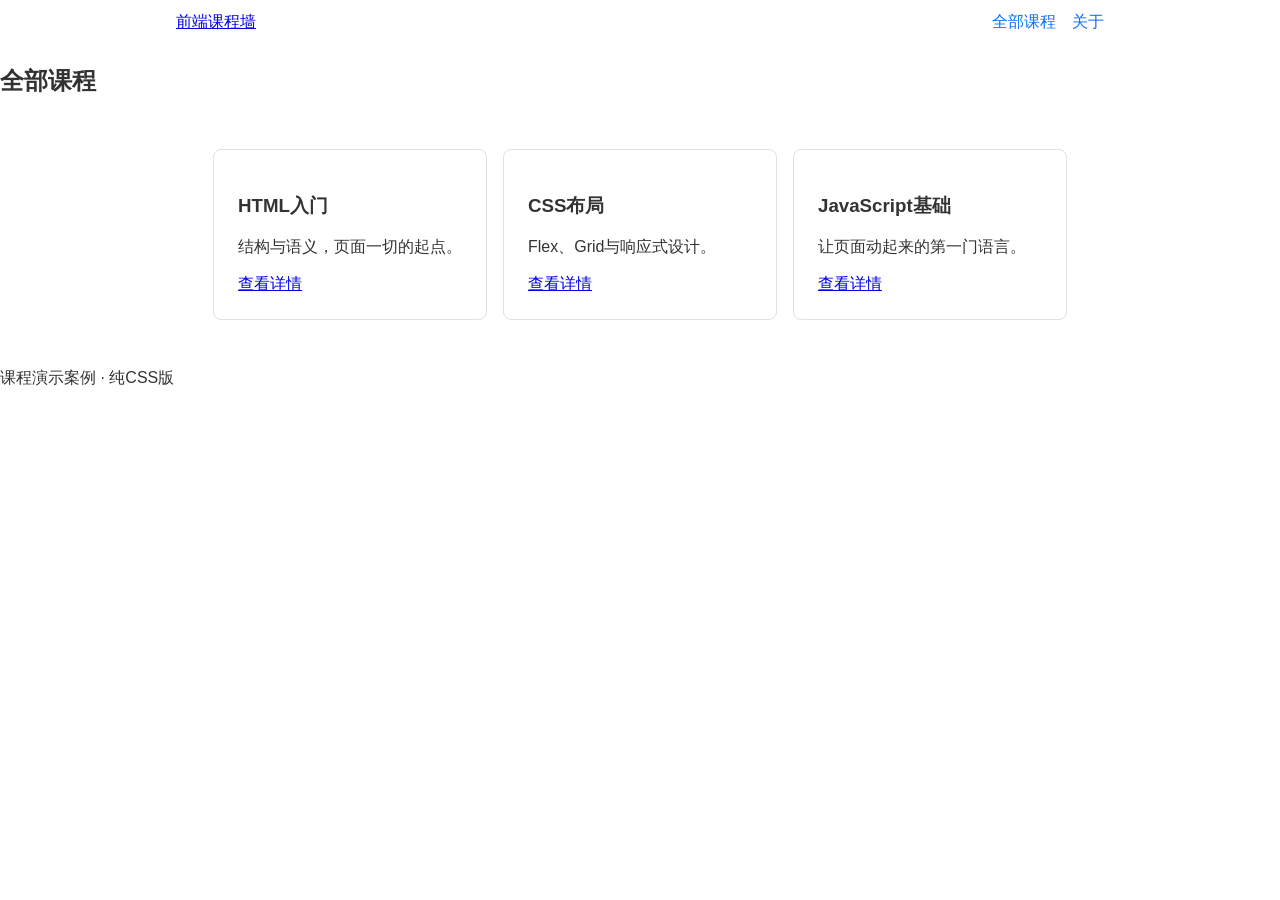
<file: course-page/index.html>
<!DOCTYPE html>
<html lang="zh-CN">
<head>
  <meta charset="UTF-8">
  <meta name="viewport" content="width=device-width, initial-scale=1.0">
  <title>课程展示</title>
  <link rel="stylesheet" href="css/courses.css">
</head>
<body>
  <header class="site-header">
    <div class="nav-wrap">
      <a class="logo" href="#">前端课程墙</a>
      <nav class="main-nav">
        <a href="#courses">全部课程</a>
        <a href="#about">关于</a>
      </nav>
    </div>
  </header>
  <main>
    <section id="courses">
      <h2>全部课程</h2>
      <div class="card-grid">
        <div class="card-grid">
  <article class="course-card">
    <h3>HTML入门</h3>
    <p>结构与语义，页面一切的起点。</p>
    <a href="#">查看详情</a>
  </article>
  <article class="course-card">
    <h3>CSS布局</h3>
    <p>Flex、Grid与响应式设计。</p>
    <a href="#">查看详情</a>
  </article>
  <article class="course-card">
    <h3>JavaScript基础</h3>
    <p>让页面动起来的第一门语言。</p>
    <a href="#">查看详情</a>
  </article>
</div>
      </div>
    </section>
  </main>
  <footer><p>课程演示案例 · 纯CSS版</p></footer>
</body>
</html>
</file>
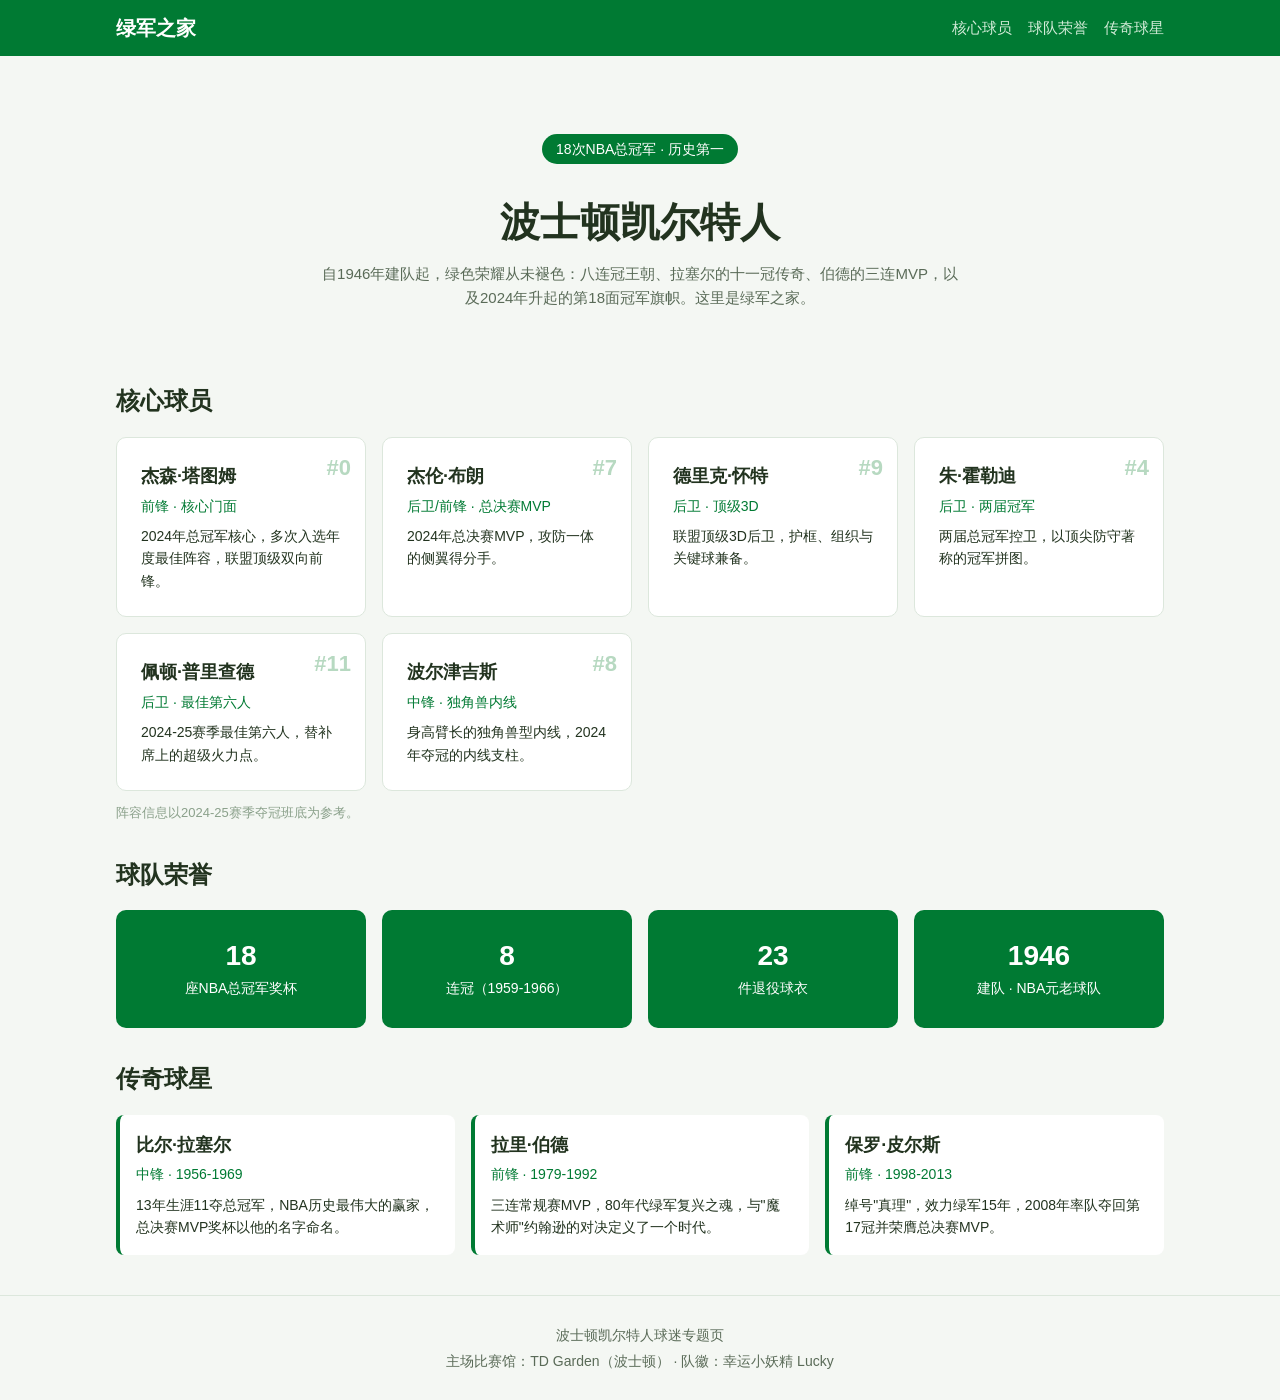
<file: topic-page/index.html>
<!DOCTYPE html>
<html lang="zh-CN">
<head>
  <meta charset="UTF-8">
  <meta name="viewport" content="width=device-width, initial-scale=1.0">
  <title>波士顿凯尔特人 · Celtics</title>
  <link rel="stylesheet" href="css/style.css">
</head>
<body>
  <header class="site-header">
    <div class="nav-wrap">
      <a class="logo" href="#">绿军之家</a>
      <nav class="main-nav">
        <a href="#roster">核心球员</a>
        <a href="#honors">球队荣誉</a>
        <a href="#legends">传奇球星</a>
      </nav>
    </div>
  </header>

  <section class="hero">
    <p class="champ-badge">18次NBA总冠军 · 历史第一</p>
    <h1>波士顿凯尔特人</h1>
    <p class="tagline">自1946年建队起，绿色荣耀从未褪色：八连冠王朝、拉塞尔的十一冠传奇、伯德的三连MVP，以及2024年升起的第18面冠军旗帜。这里是绿军之家。</p>
  </section>

  <main>
    <section id="roster">
      <h2 class="section-title">核心球员</h2>
      <div class="wrap">
        <div class="player-grid">
          <article class="player-card">
            <span class="number">#0</span>
            <h3>杰森·塔图姆</h3>
            <p class="pos">前锋 · 核心门面</p>
            <p>2024年总冠军核心，多次入选年度最佳阵容，联盟顶级双向前锋。</p>
          </article>
          <article class="player-card">
            <span class="number">#7</span>
            <h3>杰伦·布朗</h3>
            <p class="pos">后卫/前锋 · 总决赛MVP</p>
            <p>2024年总决赛MVP，攻防一体的侧翼得分手。</p>
          </article>
          <article class="player-card">
            <span class="number">#9</span>
            <h3>德里克·怀特</h3>
            <p class="pos">后卫 · 顶级3D</p>
            <p>联盟顶级3D后卫，护框、组织与关键球兼备。</p>
          </article>
          <article class="player-card">
            <span class="number">#4</span>
            <h3>朱·霍勒迪</h3>
            <p class="pos">后卫 · 两届冠军</p>
            <p>两届总冠军控卫，以顶尖防守著称的冠军拼图。</p>
          </article>
          <article class="player-card">
            <span class="number">#11</span>
            <h3>佩顿·普里查德</h3>
            <p class="pos">后卫 · 最佳第六人</p>
            <p>2024-25赛季最佳第六人，替补席上的超级火力点。</p>
          </article>
          <article class="player-card">
            <span class="number">#8</span>
            <h3>波尔津吉斯</h3>
            <p class="pos">中锋 · 独角兽内线</p>
            <p>身高臂长的独角兽型内线，2024年夺冠的内线支柱。</p>
          </article>
        </div>
        <p class="roster-note">阵容信息以2024-25赛季夺冠班底为参考。</p>
      </div>
    </section>

    <section id="honors">
      <h2 class="section-title">球队荣誉</h2>
      <div class="wrap">
        <div class="stats-grid">
          <div class="stat-card">
            <strong>18</strong>
            <span>座NBA总冠军奖杯</span>
          </div>
          <div class="stat-card">
            <strong>8</strong>
            <span>连冠（1959-1966）</span>
          </div>
          <div class="stat-card">
            <strong>23</strong>
            <span>件退役球衣</span>
          </div>
          <div class="stat-card">
            <strong>1946</strong>
            <span>建队 · NBA元老球队</span>
          </div>
        </div>
      </div>
    </section>

    <section id="legends">
      <h2 class="section-title">传奇球星</h2>
      <div class="wrap">
        <div class="legend-grid">
          <article class="legend-card">
            <h3>比尔·拉塞尔</h3>
            <p class="pos">中锋 · 1956-1969</p>
            <p>13年生涯11夺总冠军，NBA历史最伟大的赢家，总决赛MVP奖杯以他的名字命名。</p>
          </article>
          <article class="legend-card">
            <h3>拉里·伯德</h3>
            <p class="pos">前锋 · 1979-1992</p>
            <p>三连常规赛MVP，80年代绿军复兴之魂，与"魔术师"约翰逊的对决定义了一个时代。</p>
          </article>
          <article class="legend-card">
            <h3>保罗·皮尔斯</h3>
            <p class="pos">前锋 · 1998-2013</p>
            <p>绰号"真理"，效力绿军15年，2008年率队夺回第17冠并荣膺总决赛MVP。</p>
          </article>
        </div>
      </div>
    </section>
  </main>

  <footer>
    <p>波士顿凯尔特人球迷专题页 </p>
    <p>主场比赛馆：TD Garden（波士顿） · 队徽：幸运小妖精 Lucky</p>
  </footer>
</body>
</html>
</file>
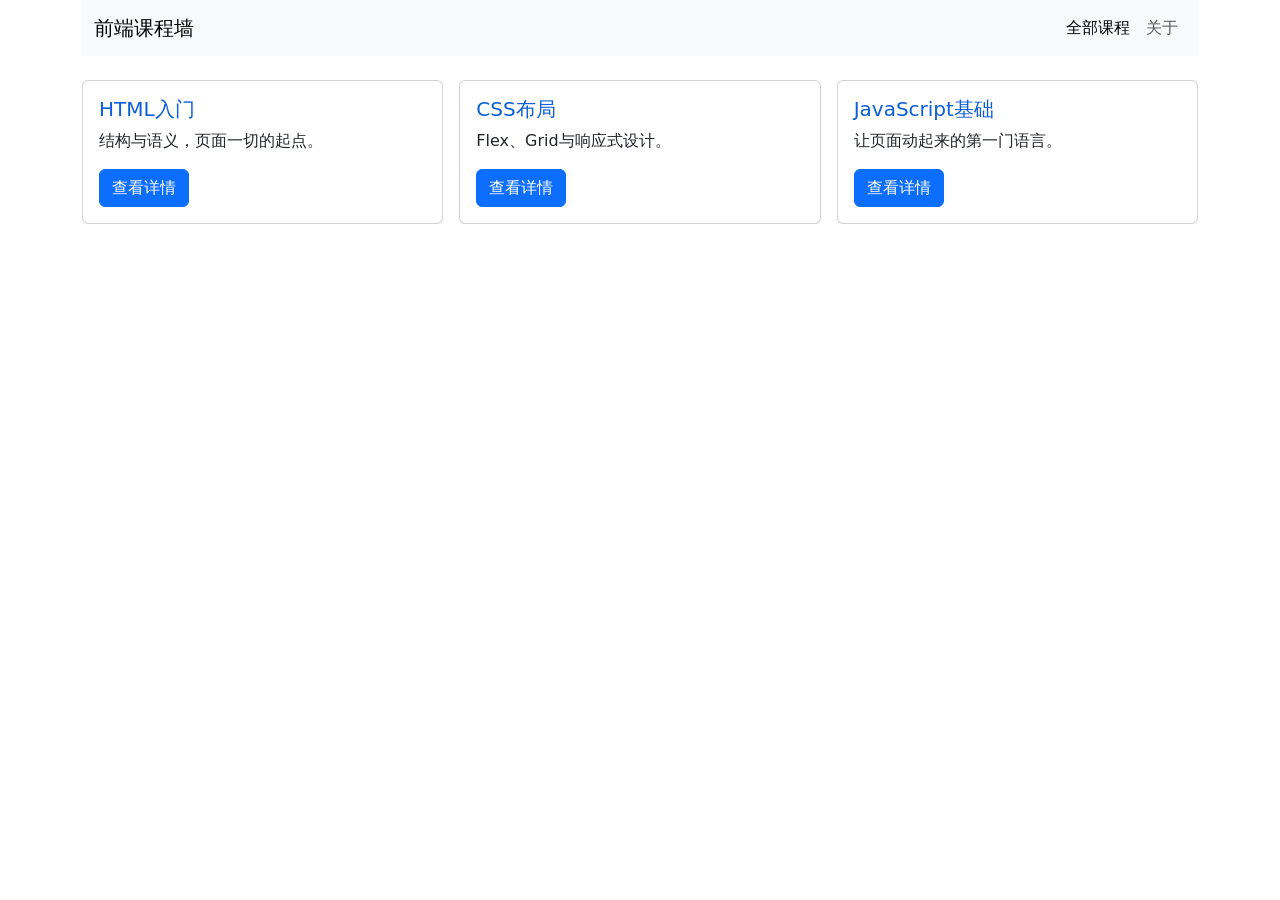
<file: course-page/bootstrap.html>
<!DOCTYPE html>
<html lang="zh-CN">
<head>
  <meta charset="UTF-8">
  <meta name="viewport" content="width=device-width, initial-scale=1.0">
<link href="https://cdn.jsdelivr.net/npm/bootstrap@5.3.3/dist/css/bootstrap.min.css" rel="stylesheet">
<link rel="stylesheet" href="css/bootstrap.css">
  <title>课程展示</title>
<div class="container">
  <nav class="navbar navbar-expand-md bg-body-tertiary mb-4">
    <div class="container">
      <a class="navbar-brand" href="#">前端课程墙</a>
      <div class="navbar-nav">
        <a class="nav-link active" href="#">全部课程</a>
        <a class="nav-link" href="#">关于</a>
      </div>
    </div>
  </nav>
  <div class="row g-3">
    <div class="col-md-6 col-lg-4">
      <div class="card">
        <div class="card-body">
          <h5 class="card-title">HTML入门</h5>
          <p class="card-text">结构与语义，页面一切的起点。</p>
          <a href="#" class="btn btn-primary">查看详情</a>
        </div>
      </div>
    </div>
   <div class="col-md-6 col-lg-4">
      <div class="card">
        <div class="card-body">
          <h5 class="card-title">CSS布局</h5>
          <p class="card-text">Flex、Grid与响应式设计。</p>
          <a href="#" class="btn btn-primary">查看详情</a>
        </div>
      </div>
    </div><div class="col-md-6 col-lg-4">
      <div class="card">
        <div class="card-body">
          <h5 class="card-title">JavaScript基础</h5>
          <p class="card-text">让页面动起来的第一门语言。</p>
          <a href="#" class="btn btn-primary">查看详情</a>
        </div>
      </div>
    </div>
  </div>
</div>
</file>
<file: course-page/css/courses.css>
* { box-sizing: border-box; }

body {
  font-family: "Microsoft YaHei", sans-serif;
  margin: 0;
  color: #333;
}

.nav-wrap {
  max-width: 960px;
  margin: 0 auto;
  padding: 12px 16px;
  display: flex;
  justify-content: space-between;
  align-items: center;
  flex-wrap: wrap;
  gap: 8px;
}

.main-nav {
  display: flex;
  gap: 16px;
}

.main-nav a { text-decoration: none; color: #0d6efd; }

.card-grid {
  max-width: 960px;
  margin: 0 auto;
  padding: 16px;
  display: grid;
  grid-template-columns: repeat(auto-fit, minmax(260px, 1fr));
  gap: 16px;
}

.course-card {
  border: 1px solid #dee2e6;
  border-radius: 8px;
  padding: 16px;
}

@media (min-width: 992px) {
  .course-card { padding: 24px; }
}
</file>
<file: topic-page/css/style.css>
* { box-sizing: border-box; }

body {
  font-family: "Microsoft YaHei", sans-serif;
  margin: 0;
  color: #22331f;
  background: #f4f7f3;
  line-height: 1.6;
}

.site-header {
  background: #007a33;
}

.nav-wrap {
  max-width: 1080px;
  margin: 0 auto;
  padding: 12px 16px;
  display: flex;
  justify-content: space-between;
  align-items: center;
  flex-wrap: wrap;
  gap: 8px;
}

.logo {
  color: #ffffff;
  font-size: 20px;
  font-weight: 700;
  text-decoration: none;
}

.main-nav {
  display: flex;
  gap: 16px;
  flex-wrap: wrap;
}

.main-nav a {
  color: #d3ecd9;
  text-decoration: none;
  font-size: 15px;
}

.main-nav a:hover { color: #ffffff; }

.hero {
  max-width: 1080px;
  margin: 0 auto;
  padding: 40px 16px 32px;
  text-align: center;
}

.champ-badge {
  display: inline-block;
  background: #007a33;
  color: #ffffff;
  border-radius: 999px;
  padding: 4px 14px;
  font-size: 14px;
}

.hero h1 {
  font-size: 30px;
  margin: 12px 0 8px;
}

.tagline {
  color: #5a6b58;
  max-width: 640px;
  margin: 0 auto;
  font-size: 15px;
}

.wrap {
  max-width: 1080px;
  margin: 0 auto;
  padding: 8px 16px;
}

.section-title {
  max-width: 1080px;
  margin: 24px auto 8px;
  padding: 0 16px;
}

.player-grid {
  display: grid;
  grid-template-columns: repeat(auto-fit, minmax(220px, 1fr));
  gap: 16px;
}

.player-card {
  position: relative;
  background: #ffffff;
  border: 1px solid #dce7dc;
  border-radius: 10px;
  padding: 16px;
}

.number {
  position: absolute;   
  top: 12px;
  right: 14px;
  font-size: 22px;
  font-weight: 700;
  color: #b7d9c1;
}

.player-card h3 {
  margin: 0 0 4px;
  font-size: 18px;
}

.player-card .pos {
  color: #007a33;
  font-size: 14px;
  margin: 0 0 8px;
}

.player-card p:last-child {
  font-size: 14px;
  margin: 0;
}

.roster-note {
  color: #8aa08a;
  font-size: 13px;
  margin: 12px 0 0;
}

@media (min-width: 992px) {
  .player-card { padding: 24px; }
}

.stats-grid {
  display: grid;
  grid-template-columns: repeat(2, 1fr);   /* 手机优先：两列 */
  gap: 16px;
}

.stat-card {
  background: #007a33;
  color: #ffffff;
  border-radius: 10px;
  padding: 20px 16px;
  text-align: center;
}

.stat-card strong {
  display: block;
  font-size: 28px;
  line-height: 1.3;
}

.stat-card span {
  font-size: 14px;
}

.legend-grid {
  display: grid;
  grid-template-columns: 1fr;           
  gap: 16px;
}

.legend-card {
  background: #ffffff;
  border-left: 4px solid #007a33;
  border-radius: 8px;
  padding: 16px;
}

.legend-card h3 {
  margin: 0 0 4px;
  font-size: 18px;
}

.legend-card .pos {
  color: #007a33;
  font-size: 14px;
  margin: 0 0 8px;
}

.legend-card p:last-child {
  font-size: 14px;
  margin: 0;
}

/* 断点一：平板（≥768px） */
@media (min-width: 768px) {
  .hero h1 { font-size: 40px; }
  .legend-grid { grid-template-columns: repeat(3, 1fr); }
}

/* 断点二：桌面（≥992px） */
@media (min-width: 992px) {
  .stats-grid { grid-template-columns: repeat(4, 1fr); }
  .stat-card { padding: 28px 16px; }
}

/* 吸顶导航：滚动到阈值前正常，之后吸附 */
.site-header {
  position: sticky;
  top: 0;
  z-index: 10;
}

/* 锚点跳转时给吸顶导航留出高度 */
section {
  scroll-margin-top: 70px;
}

.player-card,
.legend-card,
.stat-card {
  transition: transform 0.2s ease, box-shadow 0.2s ease;
}

.player-card:hover,
.legend-card:hover {
  transform: translateY(-3px);
  box-shadow: 0 6px 16px rgba(0, 90, 40, 0.15);
}

footer {
  text-align: center;
  color: #5a6b58;
  font-size: 14px;
  padding: 24px 16px;
  margin-top: 32px;
  border-top: 1px solid #dce7dc;
}

footer p { margin: 4px 0; }

@media (min-width: 992px) {
  .hero { padding: 64px 16px 48px; }
}
</file>
